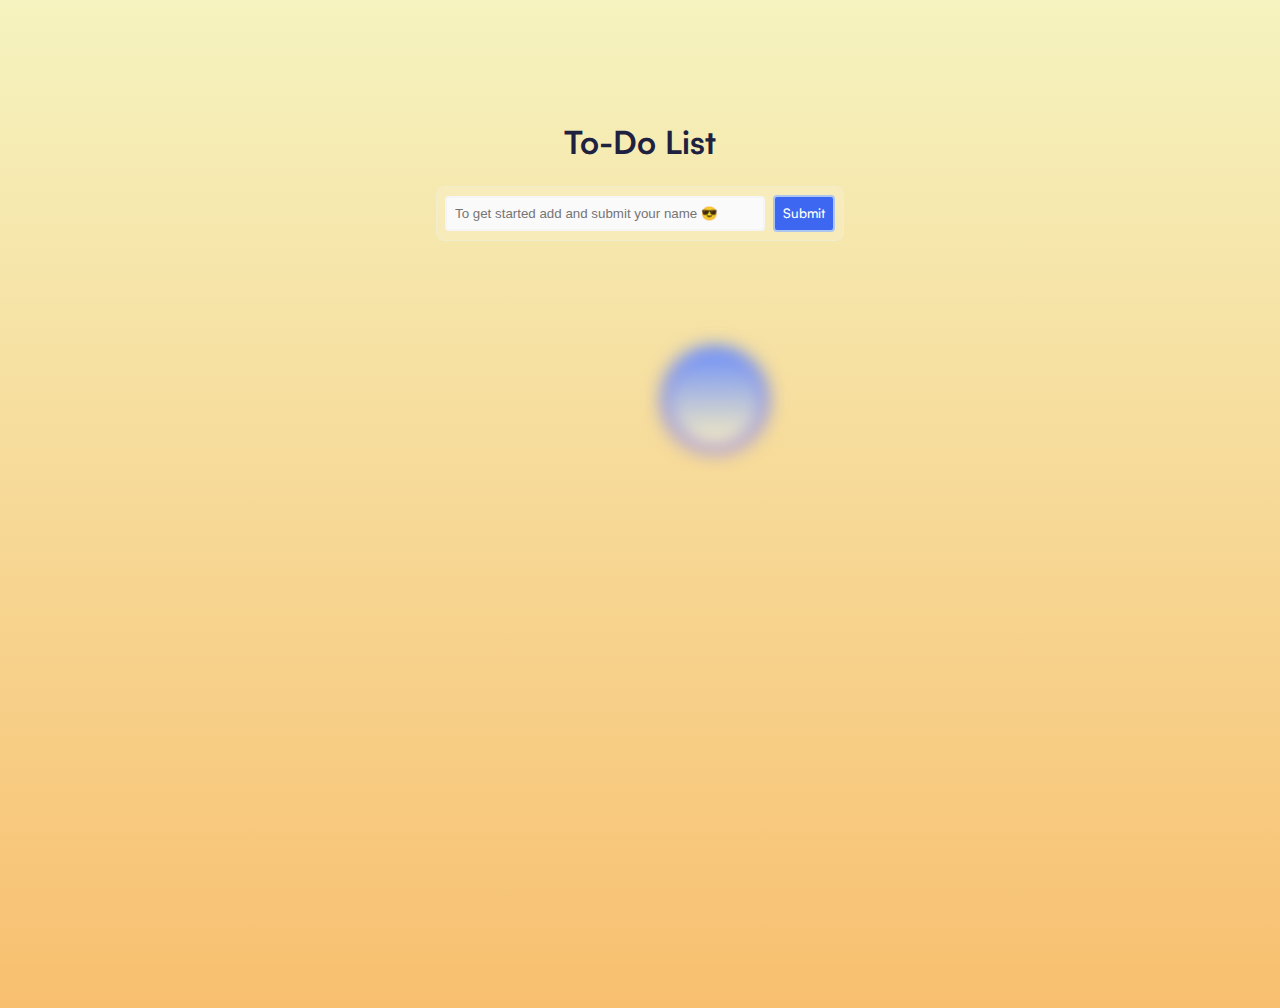
<file: index.html>
<!DOCTYPE html>
<html>

<head>
    <title>Echo</title>
    <link rel="icon" type="image/png" href="echo.png">
    <link rel="stylesheet" href="style.css">
</head>

<body style="background:linear-gradient(to bottom, #f5f3bf,#f8bf6f);">
    <span class="dot"></span>
    <span class="dot1"></span>
    <div id="container1">

        <div>
            <center>
                <h1 id="appName"> To-Do List</h1>
            </center>
        </div>
        <div id="nameUpdate">
            <input type="text" id="userId" placeholder="To get started add and submit your name 😎">
            <button id="button1" onclick="handleClick()">Submit</button>
        </div>

    </div>






    <script src="script.js"></script>

</body>

</html>
</file>
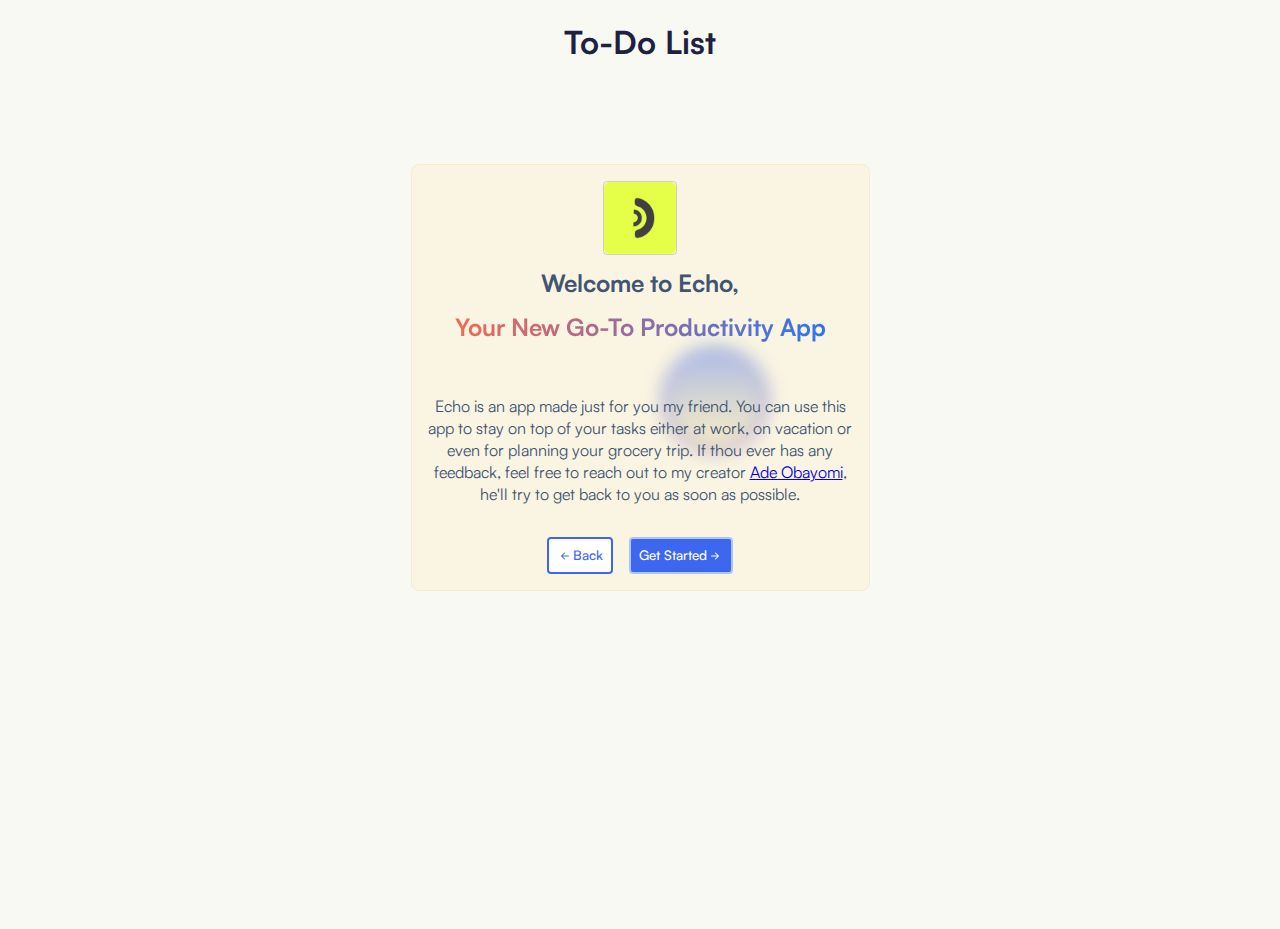
<file: name.html>
<!DOCTYPE html>
<html>

<head>
    <title>Echo</title>
    <link rel="icon" type="image/png" href="echo.png">

    <link rel="stylesheet" href="style.css">

</head>

<body style="background-color: #f9f9f4;">
    <span class="dot"></span>
    <span class="dot1"></span>
    <div>
        <center>
            <h1 id="appName">To-Do List</h1>
        </center>
    </div>
    <div id="container1">


        <div id="modal">
            <img src="echo.png" id="echo" style="width:72px" height="72px;">
            <div id="heroMessage">
                <h2>
                    <center> Welcome to Echo,</center>
                </h2>
                <h2 id="swagExtra">Your New Go-To Productivity App</h2>
            </div>
            <p>
                <center>Echo is an app made just for you my friend. You can use this app to stay on top of your
                    tasks
                    either at
                    work, on vacation or even for planning your grocery trip. If thou ever has any feedback, feel free
                    to reach out to my
                    creator <a href="mailto:adeobayomi@gmail.com">Ade Obayomi</a>, he'll try to get back to you as
                    soon as possible.</center>
            </p>

            <div id="buttonGrid">
                <button id="secButton1" onclick="goToHomePage()"><svg xmlns="http://www.w3.org/2000/svg" width="16"
                        height="16" fill="currentColor" class="bi bi-arrow-left-short" viewBox="0 0 16 16">
                        <path fill-rule="evenodd"
                            d="M12 8a.5.5 0 0 1-.5.5H5.707l2.147 2.146a.5.5 0 0 1-.708.708l-3-3a.5.5 0 0 1 0-.708l3-3a.5.5 0 1 1 .708.708L5.707 7.5H11.5a.5.5 0 0 1 .5.5z" />
                    </svg>Back</button>
                <button id="button1" onclick="goToNextPage()">Get Started<svg xmlns="http://www.w3.org/2000/svg"
                        width="16" height="16" fill="currentColor" class="bi bi-arrow-right-short" viewBox="0 0 16 16">
                        <path fill-rule="evenodd"
                            d="M4 8a.5.5 0 0 1 .5-.5h5.793L8.146 5.354a.5.5 0 1 1 .708-.708l3 3a.5.5 0 0 1 0 .708l-3 3a.5.5 0 0 1-.708-.708L10.293 8.5H4.5A.5.5 0 0 1 4 8z" />
                    </svg></button>

            </div>

        </div>
    </div>



    <script src="script.js"></script>

</body>

</html>
</file>
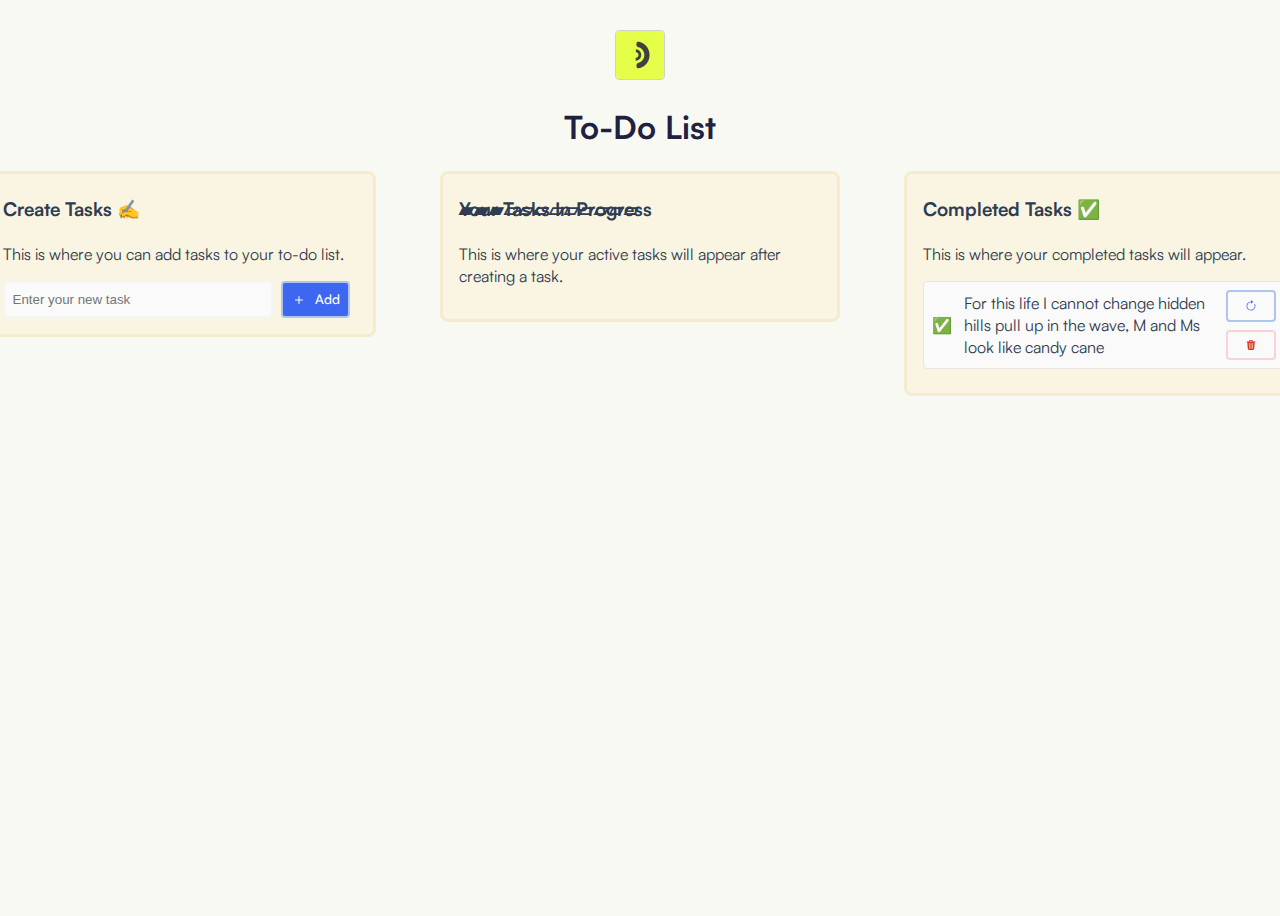
<file: next.html>
<!DOCTYPE html>
<html>

<head>
    <title>Echo</title>
    <link rel="icon" type="image/png" href="echo.png">
    <link rel="stylesheet" href="style.css">
</head>

<body style="background-color: #f9f9f4;">
    <div>
        <br>
        <center><img id="echo" src="echo.png" style="width:48px" ;></center>
        <center>

            <h1 id="appName">To-Do List</h1>
        </center>
    </div>
    <div id="background">
        <div id="flexContainer">
            <div id="gridContainer">
                <div id="container2" class="column">
                    <h3 style=line-height:0px;>
                        Create Tasks ✍
                    </h3>
                    <p> This is where you can add tasks to your to-do list.</p>
                    <div id="taskMaker">
                        <input type="text" id="newTask" placeholder="Enter your new task">
                        <button id="addButton" class="addButton">
                            <svg id="svg" xmlns="http://www.w3.org/2000/svg" width="16" height="16" fill="currentColor"
                                class="bi bi-plus" viewBox="0 0 16 16">
                                <path
                                    d="M8 4a.5.5 0 0 1 .5.5v3h3a.5.5 0 0 1 0 1h-3v3a.5.5 0 0 1-1 0v-3h-3a.5.5 0 0 1 0-1h3v-3A.5.5 0 0 1 8 4z" />
                            </svg>
                            Add
                        </button>
                    </div>
                </div>



                <div id="container2" class="column">
                    <h3 style=line-height:0px;>
                        Your Tasks In Progress ▰▰▰▱▱▱▱▱▱▱▱▱
                    </h3>
                    <p> This is where your active tasks will appear after creating a task.</p>
                    <div id="taskList">
                        <!-- Sample task card -->
                        <div id="taskAndButton" style="display: none;">
                            <input type="checkbox" id="taskBox">
                            <span id="taskText">Sample Task</span>
                            <div id="buttonStack">
                                <button id="editButton" style="margin-bottom: 8px;">
                                    <svg id="svg" style="margin-left:8px;" xmlns="http://www.w3.org/2000/svg" width="12"
                                        height="10" fill="currentColor" class="bi bi-pencil-fill" viewBox="0 0 16 16">
                                        <path
                                            d="M12.854.146a.5.5 0 0 0-.707 0L10.5 1.793 14.207 5.5l1.647-1.646a.5.5 0 0 0 0-.708l-3-3zm.646 6.061L9.793 2.5 3.293 9H3.5a.5.5 0 0 1 .5.5v.5h.5a.5.5 0 0 1 .5.5v.5h.5a.5.5 0 0 1 .5.5v.5h.5a.5.5 0 0 1 .5.5v.207l6.5-6.5zm-7.468 7.468A.5.5 0 0 1 6 13.5V13h-.5a.5.5 0 0 1-.5-.5V12h-.5a.5.5 0 0 1-.5-.5V11h-.5a.5.5 0 0 1-.5-.5V10h-.5a.499.499 0 0 1-.175-.032l-.179.178a.5.5 0 0 0-.11.168l-2 5a.5.5 0 0 0 .65.65l5-2a.5.5 0 0 0 .168-.11l.178-.178z" />
                                    </svg>
                                </button>
                                <button id="deleteButton">
                                    <svg id="deleteSvg" style="margin-left: 8px;" xmlns="http://www.w3.org/2000/svg"
                                        width="12" height="10" fill="currentColor" class="bi bi-trash3-fill"
                                        viewBox="0 0 16 16">
                                        <path
                                            d="M11 1.5v1h3.5a.5.5 0 0 1 0 1h-.538l-.853 10.66A2 2 0 0 1 11.115 16h-6.23a2 2 0 0 1-1.994-1.84L2.038 3.5H1.5a.5.5 0 0 1 0-1H5v-1A1.5 1.5 0 0 1 6.5 0h3A1.5 1.5 0 0 1 11 1.5Zm-5 0v1h4v-1a.5.5 0 0 0-.5-.5h-3a.5.5 0 0 0-.5.5ZM4.5 5.029l.5 8.5a.5.5 0 1 0 .998-.06l-.5-8.5a.5.5 0 1 0-.998.06Zm6.53-.528a.5.5 0 0 0-.528.47l-.5 8.5a.5.5 0 0 0 .998.058l.5-8.5a.5.5 0 0 0-.47-.528ZM8 4.5a.5.5 0 0 0-.5.5v8.5a.5.5 0 0 0 1 0V5a.5.5 0 0 0-.5-.5Z" />
                                    </svg>
                                </button>
                            </div>
                            <input type="text" id="editTextBox" style="display: none;">
                        </div>
                    </div>

                </div>

                <div id="container2" class="column">
                    <h3 style=line-height:0px;>
                        Completed Tasks ✅
                    </h3>
                    <p> This is where your completed tasks will appear.</p>
                    <div id="completedTasks">
                        <p id="svg" style="margin-right: 12px;">✅</p>
                        <span id="completeText" style="margin-right: 12px;">For this life I cannot change hidden hills
                            pull up in the wave, M and Ms
                            look like candy cane</span>
                        <div id="buttonStack">
                            <button id="editButton" style="margin-bottom: 8px;"><svg id="svg" style="margin-left: 8px;"
                                    xmlns="http://www.w3.org/2000/svg" width="14" height="12" fill="currentColor"
                                    class="bi bi-arrow-clockwise" viewBox="0 0 16 16">
                                    <path fill-rule="evenodd"
                                        d="M8 3a5 5 0 1 0 4.546 2.914.5.5 0 0 1 .908-.417A6 6 0 1 1 8 2v1z" />
                                    <path
                                        d="M8 4.466V.534a.25.25 0 0 1 .41-.192l2.36 1.966c.12.1.12.284 0 .384L8.41 4.658A.25.25 0 0 1 8 4.466z" />
                                </svg></button>
                            <button id="deleteButton"><svg id="deleteSvg" xmlns="http://www.w3.org/2000/svg" width="12"
                                    height="10" fill="currentColor" class="bi bi-trash3-fill" viewBox="0 0 16 16">
                                    <path
                                        d="M11 1.5v1h3.5a.5.5 0 0 1 0 1h-.538l-.853 10.66A2 2 0 0 1 11.115 16h-6.23a2 2 0 0 1-1.994-1.84L2.038 3.5H1.5a.5.5 0 0 1 0-1H5v-1A1.5 1.5 0 0 1 6.5 0h3A1.5 1.5 0 0 1 11 1.5Zm-5 0v1h4v-1a.5.5 0 0 0-.5-.5h-3a.5.5 0 0 0-.5.5ZM4.5 5.029l.5 8.5a.5.5 0 1 0 .998-.06l-.5-8.5a.5.5 0 1 0-.998.06Zm6.53-.528a.5.5 0 0 0-.528.47l-.5 8.5a.5.5 0 0 0 .998.058l.5-8.5a.5.5 0 0 0-.47-.528ZM8 4.5a.5.5 0 0 0-.5.5v8.5a.5.5 0 0 0 1 0V5a.5.5 0 0 0-.5-.5Z" />
                                </svg></button>
                        </div>
                    </div>

                </div>
            </div>
        </div>
        <script src="script.js"></script>

</body>
</file>
<file: style.css>
@media (max-width: 480px) {
    .container2 {
        max-width: 300px;
    }
}

#userId {
    padding: 8px;
    width: 300px;
    border-radius: 4px;
    border-style: solid;
    margin-right: 8px;
    border-style: solid;
    border-color: #f5f5f5;
    background-color: #fafafa;
}

#newTask {
    padding: 8px;
    width: 250px;
    border-radius: 4px;
    border-style: solid;
    margin-right: 8px;
    border-style: solid;
    border-color: #f5f5f5;
    background-color: #fafafa;
}


#container1 {
    position: relative;

    display: grid;
    justify-content: center;
    align-items: center;
    margin-top: 100px;
}


#container2 {
    background-color: rgba(249, 240, 204, 0.45);

    border-style: solid;
    border-color: #f3eccf;
    padding: 16px;
    border-radius: 8px;
    display: grid;
    justify-content: center;
    align-items: center;
    margin-right: 32px;
    margin-left: 32px;
    margin-bottom: 64px;
    box-sizing: border-box;
    grid-template-rows: auto 1fr;


    width: 400px;

}



#completedTasks {
    background-color: #fafafa;
    border-style: solid;
    border-color: rgba(168, 170, 172, 0.25);
    border-width: 1px;
    display: flex;
    align-items: center;
    padding: 8px;
    border-radius: 4px;
    width: fit-content;
    box-sizing: border-box;
    margin-bottom: 8px;

}

#gridContainer {
    display: flex;
    justify-content: start;
    flex-wrap: nowrap;
    align-items: start;
    position: relative;


}

@media screen and (max-width: 750px) {
    #gridContainer {
        flex-direction: column;
        /* Change to column when screen size is reduced */
    }


}


#echo {
    border-style: solid;
    border-radius: 4px;
    border-color: rgba(168, 170, 172, 0.5);
    border-width: .75px;
}



.column {
    display: flex;
    flex-direction: column;
    align-items: center;
    /* Center the elements horizontally */
}

#flexContainer {
    display: flex;
    justify-content: center;
    justify-items: center;
}

#nextcontainer1 {
    position: relative;

    display: flex;
    justify-content: start;
    align-items: center;

}


#nameUpdate {
    display: flex;
    align-items: center;
    justify-items: center;
    background-color: rgb(250, 239, 204, 0.45);

    border-style: solid;
    border-color: #f2edcd;
    border-width: 1.75px;
    border-radius: 8px;
    padding: 8px;
    width: fit-content;
    margin-bottom: 24px;
}

#taskMaker {
    display: flex;
    width: 100%;


}

#taskMaker1 {
    display: flex;
    width: 100%;


}

#taskAndButton {
    display: flex;
    width: 100%;
    align-items: center;
    box-sizing: border-box;
    padding: 8px;
    background-color: #fafafa;
    border-style: solid;
    border-radius: 4px;
    border-color: rgba(168, 170, 172, 0.25);
    margin-bottom: 8px;
    border-width: 1px;
}

#taskAndButton:hover {
    display: flex;
    width: 100%;
    align-items: center;
    box-sizing: border-box;
    padding: 8px;
    background-color: #fafafa;
    border-style: solid;
    border-radius: 4px;
    border-color: #6f91f8;
    margin-bottom: 8px;

}


#taskText {
    flex-grow: 1;
    margin-right: fit-content;
    display: flex;

}

#completeText {
    flex-grow: 1;
    margin-right: fit-content;
    display: flex;

}

#buttonStack {
    display: grid;
}

#taskBox {
    margin-right: 8px;


}

#deleteButton {
    background-color: #fafafa;
    color: #d53114;
    padding: 8px;
    border-radius: 4px;
    border-style: solid;
    border-color: #f9d4d3;
    border-width: 2px;
    display: flex;
    align-items: center;
    align-content: center;
    justify-items: center;
    justify-content: center;

}

#deleteButton:hover {
    background-color: #d53114;
    color: white;
    padding: 8px;
    border-radius: 4px;
    border-style: solid;
    border-color: #f9d4d3;
    border-width: 2px;
    display: flex;
    align-items: center;
    align-content: center;
    justify-items: center;
    justify-content: center;
    cursor: pointer;
}

#button1 {
    padding: 8px;
    border-radius: 4px;
    background-color: #3d67f1;
    color: white;
    border-style: solid;
    border-color: #adc6f0;
    border-width: 2px;
    display: flex;
    align-items: center;
    align-content: center;
    justify-items: center;
    justify-content: center;


}

#button1:hover {
    padding: 8px;
    border-radius: 4px;
    background-color: #1b4df1;
    color: white;
    border-style: solid;
    border-color: #adc6f0;
    border-width: 2px;
    cursor: pointer;
}

#addButton {
    padding: 8px;
    border-radius: 4px;
    background-color: #3d67f1;
    color: white;
    border-style: solid;
    border-color: #adc6f0;
    border-width: 2px;
    display: flex;
    align-items: center;
    align-content: center;
    justify-items: center;
    justify-content: center;


}


#addButton:hover {
    padding: 8px;
    border-radius: 4px;
    background-color: #1b4df1;
    color: white;
    border-style: solid;
    border-color: #adc6f0;
    border-width: 2px;
    cursor: pointer;
}

#editButton {
    padding: 8px;
    border-radius: 4px;
    background-color: #fafafa;
    color: #3d67f1;
    border-style: solid;
    border-color: #adc6f0;
    border-width: 2px;
    display: flex;
    align-items: center;
    align-content: center;
    justify-items: center;
    justify-content: center;


}


#editButton:hover {
    padding: 8px;
    border-radius: 4px;
    background-color: #1b4df1;
    color: white;
    border-style: solid;
    border-color: #adc6f0;
    border-width: 2px;
    cursor: pointer;
}


#svg {
    margin-right: 8px;
}

#button2 {
    padding: 8px;
    border-radius: 4px;
    background-color: #3d67f1;
    color: white;
    border-style: solid;
    border-color: #adc6f0;
    border-width: 2px;
    display: flex;
    align-items: center;
    justify-items: center;


}

#button2:hover {
    padding: 8px;
    border-radius: 4px;
    background-color: #1b4df1;
    color: white;
    border-style: solid;
    border-color: #adc6f0;
    border-width: 2px;
    cursor: pointer;
}

#buttonGrid {
    display: flex;
    justify-content: center;
    align-items: center;

}

#secButton1 {
    padding: 8px;
    border-radius: 4px;
    background-color: white;
    color: #3d67f1;
    border-style: solid;
    border-color: #3d67f1;
    border-width: 2px;
    display: flex;
    align-items: center;
    justify-items: center;
    margin-right: 16px;

}

#secButton1:hover {
    padding: 8px;
    border-radius: 4px;
    background-color: rgb(244, 248, 251);
    color: #3d67f1;
    border-style: solid;
    border-color: #3d67f1;
    border-width: 2px;
    display: flex;
    align-items: center;
    justify-items: center;
    cursor: pointer;

}

body {
    min-height: 100vh;
}

#appName {
    color: #1e2140;
}

.dot {
    height: 100px;
    width: 100px;
    background: linear-gradient(to top, #664ae3, #6f91f8);
    border-radius: 50%;
    display: inline-block;
    position: absolute;
    top: 50%;
    left: 50%;
    transform: translate(25%, -100%);
    filter: blur(10px);
    filter: opacity(100px);
    animation: moveDots 25s linear infinite;
}


.dot1 {
    height: 100px;
    width: 100px;
    background: linear-gradient(to top, #fff2bd, #6f91f8);
    border-radius: 50%;
    display: inline-block;
    position: absolute;
    top: 50%;
    left: 50%;
    transform: translate(25%, -100%);
    filter: blur(10px);
    filter: opacity(100px);
    animation: moveDots2 25s linear infinite;
}

#modal {
    background-color: rgb(250, 239, 204, 0.45);

    border-style: solid;
    border-color: #f3eccf;
    border-width: 1.75px;
    padding: 16px;
    border-radius: 8px;
    display: grid;
    justify-content: center;
    align-items: center;
    place-items: center;
    color: #415472;
    max-height: 450px;
    max-width: 425px;

}

#heroMessage {
    line-height: 16px;

}

#swagExtra {
    background-clip: text;
    /* This property applies the background to the text */
    -webkit-background-clip: text;
    /* For cross-browser support */
    background-image: linear-gradient(to right, #f9674d, #2974f6);
    /* Set the text color transparent to let the gradient show through */
    color: transparent;
    padding: 8px;
}





@keyframes moveDots {

    0%,
    100% {
        transform: translate(0, 0);
    }

    25% {
        transform: translate(calc(-50vw - 40px), 0);
    }

    50% {
        transform: translate(calc(-75vw - 40px), calc(-50vh - 40px));
    }

    75% {
        transform: translate(0, calc(50vh - 40px));
    }
}


@keyframes moveDots2 {

    0%,
    100% {
        transform: translate(80, 0);
    }

    25% {
        transform: translate(calc(10vw - 10px), 0);
    }

    50% {
        transform: translate(calc(-75vw - 10px), calc(50vh - 40px));
    }

    75% {
        transform: translate(0, calc(-50vh - 40px));
    }
}


@font-face {
    font-family: Bold;
    src: url(Satoshi-Bold.otf);
}

@font-face {
    font-family: Regular;
    src: url(Satoshi-Regular.otf);
}

@font-face {
    font-family: Medium;
    src: url(Satoshi-Medium.otf);
}


h1 {
    font-family: Bold;
}


h2 {
    font-family: Bold;
}

h3 {
    font-family: Bold;
}


button {
    font-family: Medium;
}

body {
    font-family: Regular;
    color: #2f3c51
}
</file>
